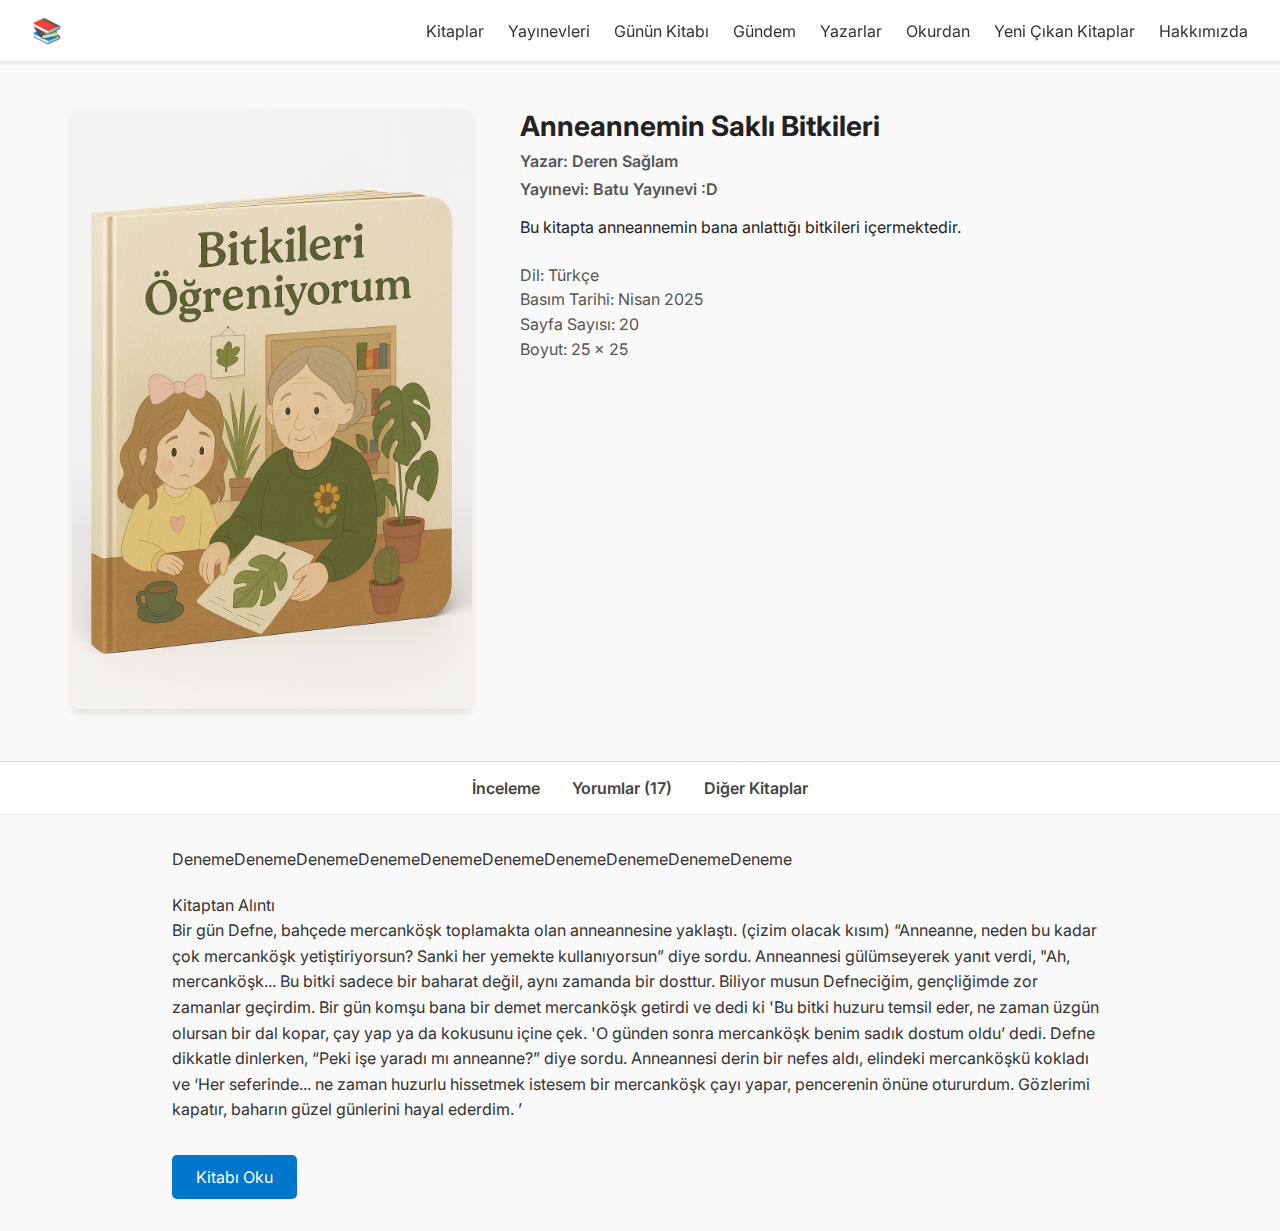
<file: kitap tanıtım/index.html>
<!DOCTYPE html>
<html lang="tr">
<head>
  <meta charset="UTF-8">
  <meta name="viewport" content="width=device-width, initial-scale=1.0">
  <title>Kitap Tanıtımı</title>
  <link rel="stylesheet" href="style.css">
  <link href="https://fonts.googleapis.com/css2?family=Inter:wght@400;600;700&display=swap" rel="stylesheet">
</head>
<body>
  <!-- Üst Menü -->
  <header class="navbar">
    <div class="logo">📚</div>
    <nav>
      <ul>
        <li>Kitaplar</li>
        <li>Yayınevleri</li>
        <li>Günün Kitabı</li>
        <li>Gündem</li>
        <li>Yazarlar</li>
        <li>Okurdan</li>
        <li>Yeni Çıkan Kitaplar</li>
        <li>Hakkımızda</li>
      </ul>
    </nav>
  </header>

  <!-- İçerik Alanı -->
  <main class="container">
    <div class="book-left">
      <img src="img/kitap-kapak.jpg" alt="Kitap Kapak">
    </div>

    <div class="book-right">
      <h1>Anneannemin Saklı Bitkileri</h1>
      <p class="yazar">Yazar: Deren Sağlam</p>
      <p class="yayinevi">Yayınevi: Batu Yayınevi :D</p>
      <p class="aciklama">
        Bu kitapta anneannemin bana anlattığı bitkileri içermektedir.
      </p>
      <ul class="detaylar">
        <li>Dil: Türkçe</li>
        <li>Basım Tarihi: Nisan 2025</li>
        <li>Sayfa Sayısı: 20</li>
        <li>Boyut: 25 x 25</li>
      </ul>
    </div>
  </main>

  <!-- Alt Sekmeler -->
  <section class="alt-panel">
    <div class="sekme"> İnceleme </div>
    <div class="sekme"> Yorumlar (17) </div>
    <div class="sekme"> Diğer Kitaplar </div>
  </section>

  <section class="inceleme-icerik">
    <p class="deneme">DenemeDenemeDenemeDenemeDenemeDenemeDenemeDenemeDenemeDeneme</p>

    <p>
        
        Kitaptan Alıntı
    </p>
    </p>
       Bir gün Defne, bahçede mercanköşk toplamakta olan anneannesine yaklaştı. (çizim
       olacak kısım) “Anneanne, neden bu kadar çok mercanköşk yetiştiriyorsun? Sanki
       her yemekte kullanıyorsun” diye sordu. Anneannesi gülümseyerek yanıt verdi, "Ah,
       mercanköşk... Bu bitki sadece bir baharat değil, aynı zamanda bir dosttur. Biliyor
       musun Defneciğim, gençliğimde zor zamanlar geçirdim. Bir gün komşu bana bir
       demet mercanköşk getirdi ve dedi ki 'Bu bitki huzuru temsil eder, ne zaman
       üzgün olursan bir dal kopar, çay yap ya da kokusunu içine çek. 'O günden sonra
       mercanköşk benim sadık dostum oldu’ dedi. Defne dikkatle dinlerken, “Peki işe
       yaradı mı anneanne?” diye sordu. Anneannesi derin bir nefes aldı, elindeki
       mercanköşkü kokladı ve ‘Her seferinde... ne zaman huzurlu hissetmek istesem
       bir mercanköşk çayı yapar, pencerenin önüne otururdum. Gözlerimi kapatır,
       baharın güzel günlerini hayal ederdim. ’
    </p>

    <a href="kitaplar/oku.html"><button class="oku-buton">Kitabı Oku</button></a>

  </section>
</body>
</html>
</file>
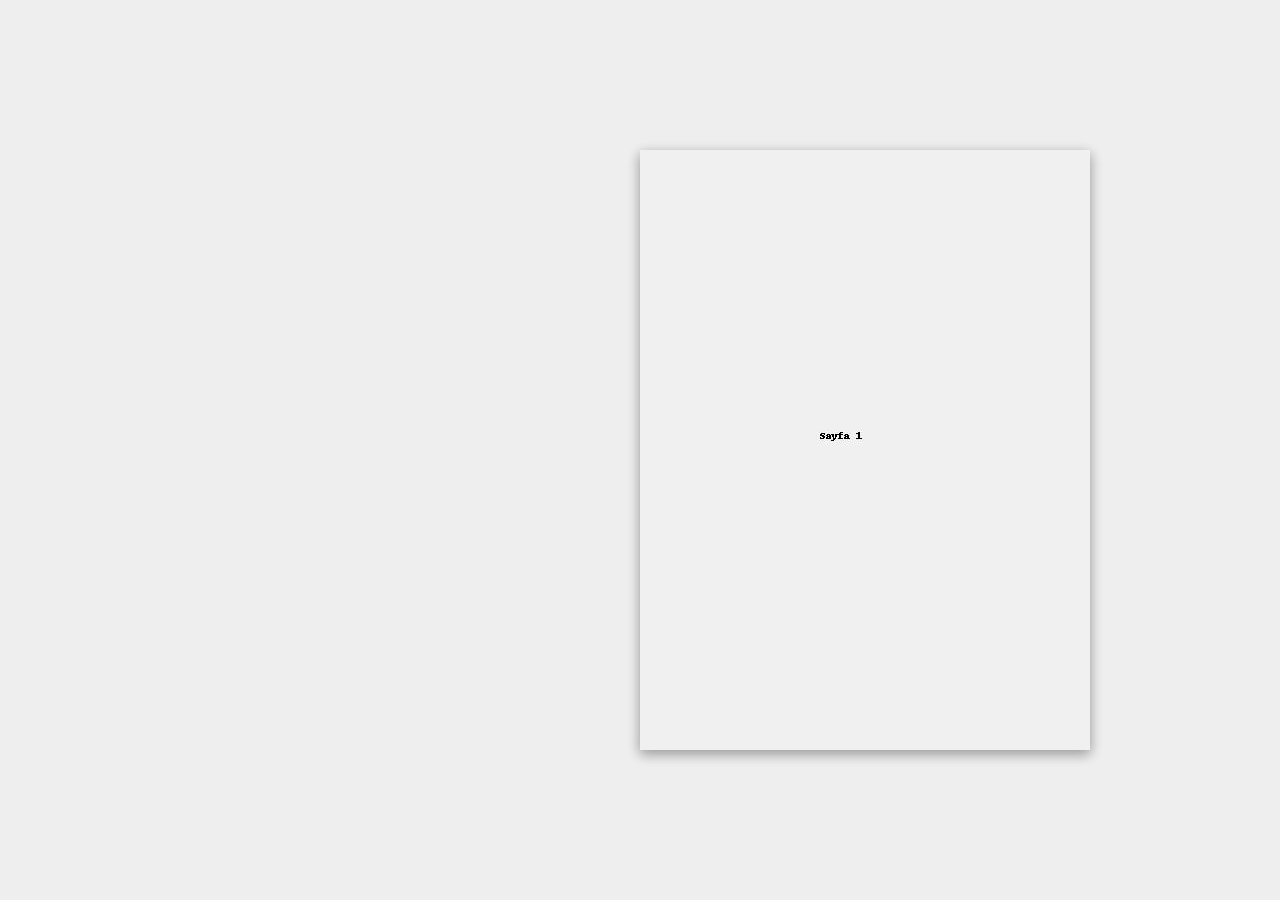
<file: kitap tanıtım/kitaplar/oku.html>
<!DOCTYPE html>
<html lang="tr">
<head>
  <meta charset="UTF-8">
  <title>Kitabı Oku</title>
  <link rel="stylesheet" href="../flipbook/style.css">
  <style>
    body {
      background-color: #eee;
      display: flex;
      justify-content: center;
      align-items: center;
      height: 100vh;
      margin: 0;
    }

    .flipbook {
      width: 900px;
      height: 600px;
    }

    .flipbook img {
      width: 100%;
      height: 100%;
      object-fit: cover;
    }
  </style>
</head>
<body>

<div class="flipbook">
  <div><img src="../flipbook/pages/1.jpg"></div>
  <div><img src="../flipbook/pages/2.jpg"></div>
  <div><img src="../flipbook/pages/3.jpg"></div>
  <div><img src="../flipbook/pages/4.jpg"></div>
</div>

<!-- jQuery -->
<script src="../flipbook/jquery-3.6.0.min.js"></script>

<!-- Turn.js -->
<script src="../flipbook/turn.min.js"></script>

<!-- Sayfa Çevirme -->
<script>
  $(document).ready(function() {
    $('.flipbook').turn({
      width: 900,
      height: 600,
      autoCenter: true,
      duration: 1500
    });
  });
</script>

</body>
</html>
</file>
<file: kitap tanıtım/style.css>
/* style.css */

* {
  margin: 0;
  padding: 0;
  box-sizing: border-box;
  font-family: 'Inter', sans-serif;
}

body {
  background-color: #f9f9f9;
  color: #222;
}

.navbar {
  background-color: white;
  padding: 1rem 2rem;
  box-shadow: 0 2px 4px rgba(0,0,0,0.1);
  display: flex;
  align-items: center;
  justify-content: space-between;
  position: sticky;
  top: 0;
  z-index: 1000;
}

.navbar .logo {
  font-size: 24px;
  font-weight: bold;
}

.navbar ul {
  list-style: none;
  display: flex;
  gap: 1.5rem;
}

.navbar ul li {
  cursor: pointer;
  font-size: 16px;
  color: #333;
  transition: color 0.3s;
}

.navbar ul li:hover {
  color: #0077cc;
}

.container {
  max-width: 1200px;
  margin: 3rem auto;
  display: flex;
  gap: 3rem;
  padding: 0 2rem;
}

.book-left img {
  width: 100%;
  max-width: 400px;
  border-radius: 8px;
  box-shadow: 0 4px 8px rgba(0,0,0,0.1);
}

.book-right {
  flex: 1;
}

.book-right h1 {
  font-size: 28px;
  font-weight: 700;
  margin-bottom: 0.5rem;
}

.book-right .yazar,
.book-right .yayinevi {
  font-weight: 600;
  color: #555;
  margin-bottom: 0.5rem;
}

.aciklama {
  margin-top: 1rem;
  line-height: 1.6;
}

.detaylar {
  list-style: none;
  margin-top: 1.5rem;
}

.detaylar li {
  margin-bottom: 0.3rem;
  color: #555;
}

.alt-panel {
  display: flex;
  justify-content: center;
  gap: 2rem;
  background-color: #fff;
  padding: 1rem 0;
  border-top: 1px solid #ddd;
  border-bottom: 1px solid #eee;
}

.sekme {
  font-weight: 600;
  color: #444;
  cursor: pointer;
  transition: color 0.3s;
}

.sekme:hover {
  color: #0077cc;
}

.inceleme-icerik {
  max-width: 1000px;
  margin: 2rem auto;
  padding: 0 2rem;
  line-height: 1.6;
  color: #333;
}

.oku-buton {
  margin-top: 2rem;
  padding: 0.75rem 1.5rem;
  background-color: #0077cc;
  color: white;
  border: none;
  border-radius: 5px;
  font-size: 16px;
  cursor: pointer;
  transition: background-color 0.3s;
}

.oku-buton:hover {
  background-color: #005ea6;
}
.deneme {
  margin-bottom: 20px;
}
</file>
<file: kitap tanıtım/flipbook/style.css>
body {
  margin: 0;
  background: #f1f1f1;
  display: flex;
  justify-content: center;
  align-items: center;
  height: 100vh;
}

.flipbook {
  width: 900px;
  height: 600px;
}

.flipbook div {
  background: white;
  width: 450px;
  height: 600px;
  box-shadow: 0 4px 12px rgba(0,0,0,0.2);
}

.flipbook img {
  width: 100%;
  height: 100%;
  object-fit: cover;
}
</file>
